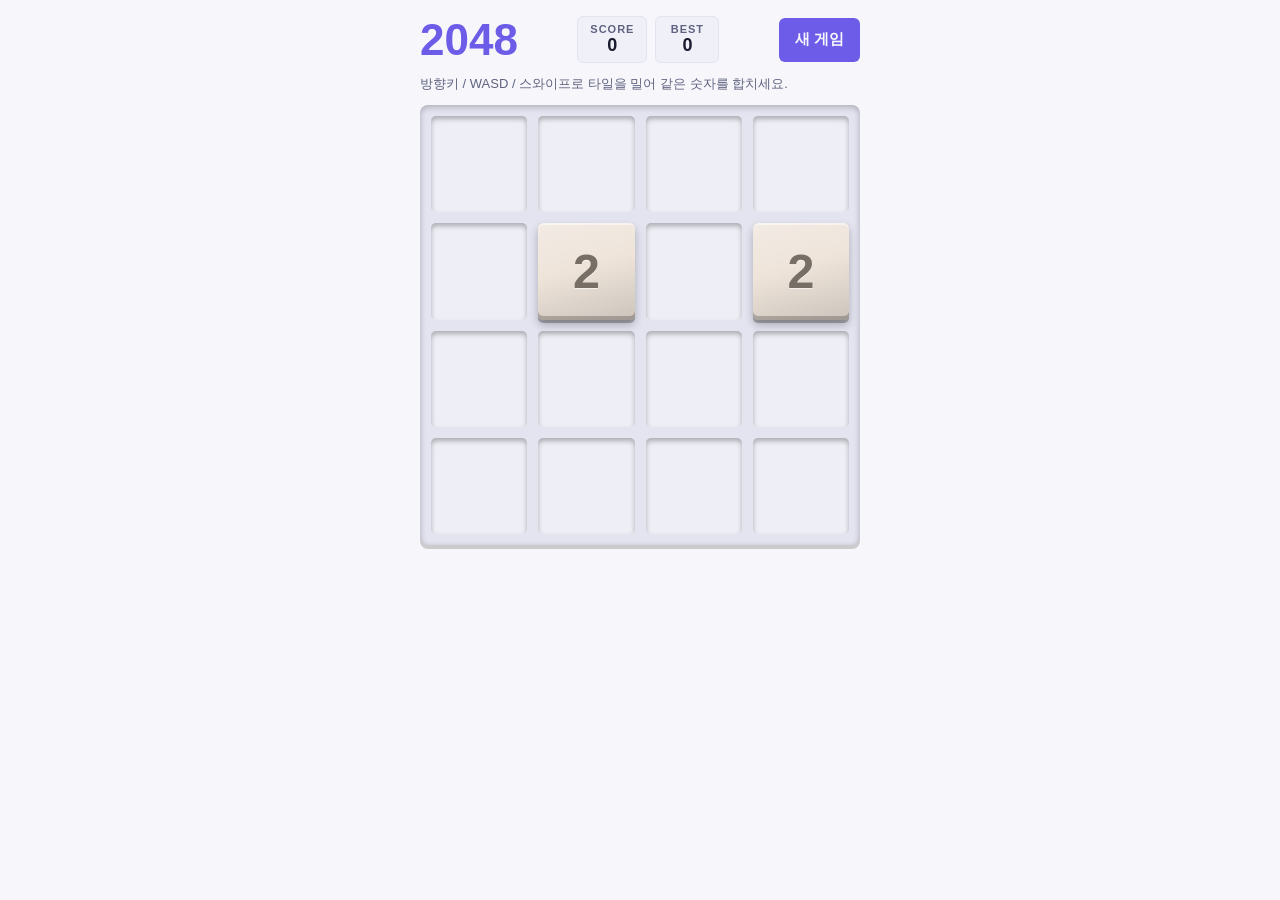
<file: apps/2048/index.html>
<!DOCTYPE html>
<html lang="ko">
<head>
<meta charset="UTF-8">
<meta name="viewport" content="width=device-width, initial-scale=1, viewport-fit=cover">
<title>2048</title>
<script>
  // 블로그와 같은 방식으로 테마를 정한다 (첫 페인트 전에 적용)
  (function () {
    function pick() {
      var t = null;
      try { t = localStorage.getItem('theme'); } catch (e) {}
      if (t !== 'light' && t !== 'dark') {
        t = window.matchMedia('(prefers-color-scheme: dark)').matches ? 'dark' : 'light';
      }
      return t;
    }
    document.documentElement.dataset.theme = pick();
    // 블로그(iframe 부모)에서 테마를 바꾸면 따라간다
    window.addEventListener('storage', function (e) {
      if (e.key === 'theme' || e.key === null) document.documentElement.dataset.theme = pick();
    });
  })();
</script>
<link rel="stylesheet" href="../../css/style.css">
<link rel="stylesheet" href="./style.css">
</head>
<body>
<main class="game">
  <header class="top">
    <h1>2048</h1>
    <div class="scores" aria-live="polite">
      <div class="score-box"><span class="label">SCORE</span><span id="score">0</span></div>
      <div class="score-box"><span class="label">BEST</span><span id="best">0</span></div>
    </div>
    <button id="new-game" class="btn" type="button">새 게임</button>
  </header>
  <p class="hint">방향키 / WASD / 스와이프로 타일을 밀어 같은 숫자를 합치세요.</p>
  <div class="board-wrap">
    <div id="board" class="board" role="grid" aria-label="2048 게임 보드">
      <div class="grid-bg" aria-hidden="true"></div>
      <div id="tiles" class="tiles"></div>
    </div>
    <div id="overlay" class="overlay" hidden>
      <p id="overlay-msg" class="overlay-msg"></p>
      <div class="overlay-actions">
        <button id="keep-going" class="btn" type="button" hidden>계속하기</button>
        <button id="overlay-new" class="btn" type="button">새 게임</button>
      </div>
    </div>
  </div>
</main>
<script src="./script.js"></script>
</body>
</html>
</file>
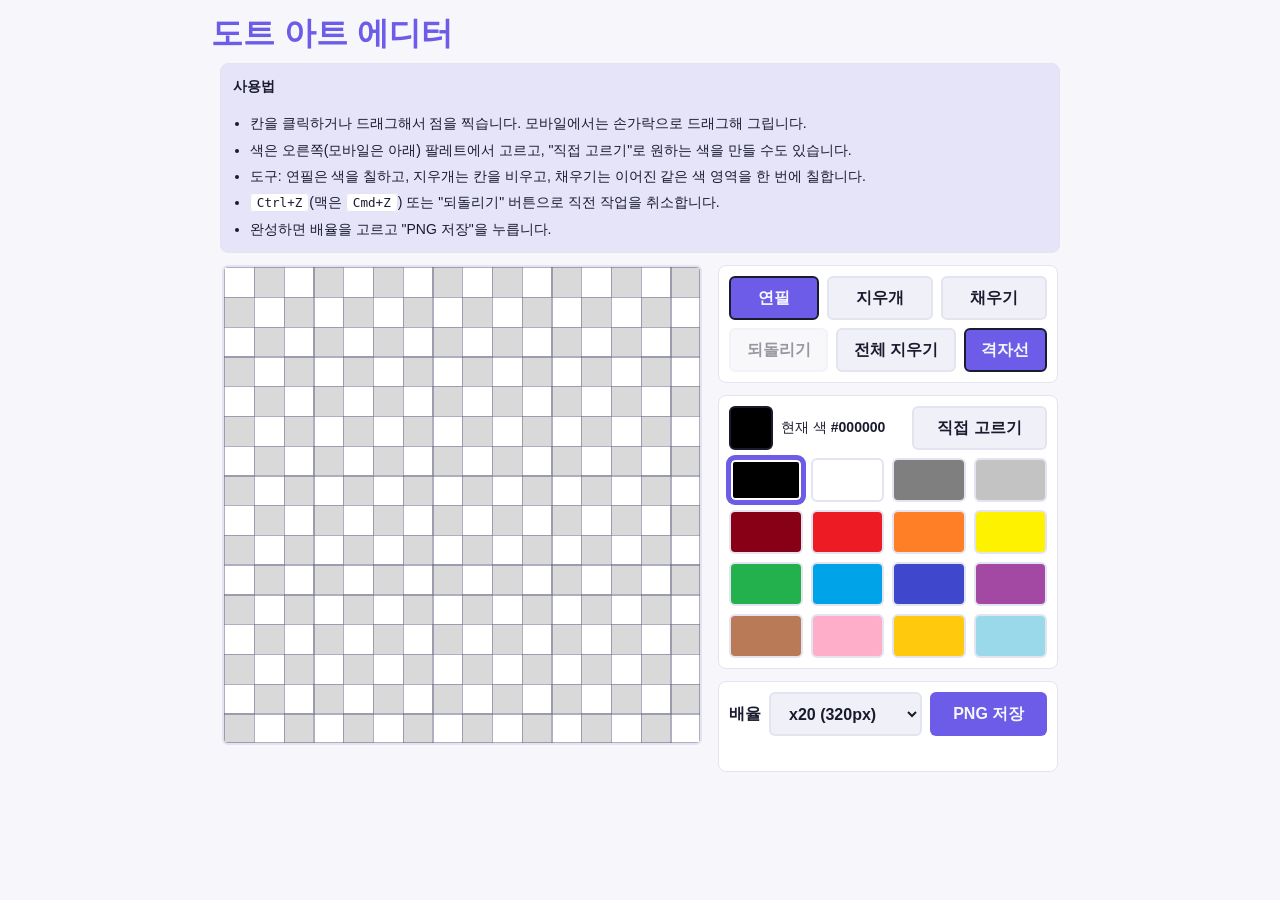
<file: apps/pixel-editor/index.html>
<!DOCTYPE html>
<html lang="ko">
<head>
<meta charset="UTF-8">
<meta name="viewport" content="width=device-width, initial-scale=1, viewport-fit=cover">
<title>도트 아트 에디터</title>
<script>
  // 블로그와 같은 방식으로 테마를 정한다 (첫 페인트 전에 적용)
  (function () {
    function pick() {
      var t = null;
      try { t = localStorage.getItem('theme'); } catch (e) {}
      if (t !== 'light' && t !== 'dark') {
        t = window.matchMedia('(prefers-color-scheme: dark)').matches ? 'dark' : 'light';
      }
      return t;
    }
    document.documentElement.dataset.theme = pick();
    // 블로그(iframe 부모)에서 테마를 바꾸면 따라간다
    window.addEventListener('storage', function (e) {
      if (e.key === 'theme' || e.key === null) document.documentElement.dataset.theme = pick();
    });
  })();
</script>
<link rel="stylesheet" href="../../css/style.css">
<link rel="stylesheet" href="./style.css">
</head>
<body>
<main class="app">
  <h1>도트 아트 에디터</h1>
  <details class="help" open>
    <summary>사용법</summary>
    <ul>
      <li>칸을 클릭하거나 드래그해서 점을 찍습니다. 모바일에서는 손가락으로 드래그해 그립니다.</li>
      <li>색은 오른쪽(모바일은 아래) 팔레트에서 고르고, "직접 고르기"로 원하는 색을 만들 수도 있습니다.</li>
      <li>도구: 연필은 색을 칠하고, 지우개는 칸을 비우고, 채우기는 이어진 같은 색 영역을 한 번에 칠합니다.</li>
      <li><kbd>Ctrl+Z</kbd>(맥은 <kbd>Cmd+Z</kbd>) 또는 "되돌리기" 버튼으로 직전 작업을 취소합니다.</li>
      <li>완성하면 배율을 고르고 "PNG 저장"을 누릅니다.</li>
    </ul>
  </details>
  <div class="layout">
    <div class="canvas-wrap">
      <canvas id="canvas" width="320" height="320" role="img" aria-label="16x16 도트 아트 캔버스. 포인터로 칸을 칠할 수 있습니다."></canvas>
    </div>
    <div class="panel">
      <section class="group" aria-label="도구">
        <div class="tools">
          <button id="tool-pencil" class="btn tool" type="button" data-tool="pencil" aria-label="연필" aria-pressed="true">연필</button>
          <button id="tool-eraser" class="btn tool" type="button" data-tool="eraser" aria-label="지우개" aria-pressed="false">지우개</button>
          <button id="tool-fill" class="btn tool" type="button" data-tool="fill" aria-label="채우기" aria-pressed="false">채우기</button>
        </div>
        <div class="tools">
          <button id="undo" class="btn" type="button" aria-label="되돌리기" disabled>되돌리기</button>
          <button id="clear" class="btn" type="button" aria-label="전체 지우기">전체 지우기</button>
          <button id="grid-toggle" class="btn" type="button" aria-label="격자선" aria-pressed="true">격자선</button>
        </div>
      </section>

      <section class="group" aria-label="색">
        <div class="current">
          <span class="swatch" id="current-swatch" aria-hidden="true"></span>
          <span class="current-label">현재 색 <b id="current-hex">#000000</b></span>
          <label class="picker btn" for="color-input">
            직접 고르기
            <input id="color-input" type="color" value="#000000" aria-label="직접 색 고르기">
          </label>
        </div>
        <div id="palette" class="palette" role="radiogroup" aria-label="색 팔레트"></div>
      </section>

      <section class="group" aria-label="저장">
        <div class="save">
          <label class="scale-label">배율
            <select id="scale" class="btn" aria-label="저장 배율">
              <option value="1">x1 (16px)</option>
              <option value="10">x10 (160px)</option>
              <option value="20" selected>x20 (320px)</option>
            </select>
          </label>
          <button id="save" class="btn primary" type="button" aria-label="PNG로 저장">PNG 저장</button>
        </div>
        <p id="status" class="status" aria-live="polite"></p>
      </section>
    </div>
  </div>
</main>
<script src="./script.js"></script>
</body>
</html>
</file>
<file: css/style.css>
:root {
  --bg: #f7f7fb;
  --surface: #ffffff;
  --surface-2: #f0f0f8;
  --text: #1a1b2e;
  --text-muted: #5f6280;
  --border: #e3e4f0;
  --accent: #6c5ce7;
  --accent-2: #ec4899;
  --accent-soft: rgba(108, 92, 231, 0.12);
  --code-bg: #14152a;
  --code-text: #e8e9ff;
  --inline-code-bg: rgba(108, 92, 231, 0.1);
  --shadow: 0 1px 2px rgba(26, 27, 46, 0.06), 0 8px 24px rgba(26, 27, 46, 0.06);
  --shadow-hover: 0 4px 8px rgba(108, 92, 231, 0.12), 0 20px 40px rgba(108, 92, 231, 0.18);
  --radius: 18px;
  --radius-sm: 10px;
  --font: 'Pretendard Variable', Pretendard, -apple-system, BlinkMacSystemFont, 'Segoe UI', 'Noto Sans KR', sans-serif;
  --mono: ui-monospace, 'Cascadia Code', 'D2Coding', Consolas, monospace;
  --header-h: 64px;
  color-scheme: light;
}

[data-theme='dark'] {
  --bg: #0d0f1a;
  --surface: #161829;
  --surface-2: #1d2036;
  --text: #ecedff;
  --text-muted: #a0a4c8;
  --border: #2a2d4a;
  --accent: #a29bfe;
  --accent-2: #f472b6;
  --accent-soft: rgba(162, 155, 254, 0.16);
  --code-bg: #0a0b16;
  --code-text: #e8e9ff;
  --inline-code-bg: rgba(162, 155, 254, 0.16);
  --shadow: 0 1px 2px rgba(0, 0, 0, 0.4), 0 8px 24px rgba(0, 0, 0, 0.3);
  --shadow-hover: 0 4px 8px rgba(0, 0, 0, 0.4), 0 20px 40px rgba(162, 155, 254, 0.18);
  color-scheme: dark;
}

*, *::before, *::after { box-sizing: border-box; }

html { -webkit-text-size-adjust: 100%; }

body {
  margin: 0;
  background: var(--bg);
  color: var(--text);
  font-family: var(--font);
  line-height: 1.7;
  transition: background-color 0.3s, color 0.3s;
  min-height: 100vh;
  display: flex;
  flex-direction: column;
  overflow-x: hidden;
}

a { color: var(--accent); }
img { max-width: 100%; height: auto; }
button { font: inherit; color: inherit; }

:focus-visible {
  outline: 3px solid var(--accent);
  outline-offset: 2px;
  border-radius: 6px;
}

.container {
  width: 100%;
  max-width: 1100px;
  margin: 0 auto;
  padding: 0 20px;
}

main.container { flex: 1; padding-bottom: 64px; outline: none; }

/* 읽기 진행바 */
.progress {
  position: fixed;
  inset: 0 0 auto 0;
  height: 3px;
  background: linear-gradient(90deg, var(--accent), var(--accent-2));
  transform: scaleX(0);
  transform-origin: left;
  z-index: 30;
}

/* 헤더 */
.site-header {
  position: sticky;
  top: 0;
  z-index: 20;
  height: var(--header-h);
  background: color-mix(in srgb, var(--bg) 80%, transparent);
  backdrop-filter: blur(14px);
  -webkit-backdrop-filter: blur(14px);
  border-bottom: 1px solid var(--border);
}

.site-header__inner {
  height: 100%;
  display: flex;
  align-items: center;
  justify-content: space-between;
}

.brand {
  display: inline-flex;
  align-items: center;
  gap: 10px;
  text-decoration: none;
  color: var(--text);
  font-weight: 800;
  font-size: 1.2rem;
  letter-spacing: -0.02em;
  min-height: 44px;
}

.brand__mark {
  display: grid;
  place-items: center;
  width: 32px;
  height: 32px;
  border-radius: 10px;
  color: #fff;
  font-size: 1rem;
  background: linear-gradient(135deg, var(--accent), var(--accent-2));
}

.theme-toggle {
  width: 44px;
  height: 44px;
  display: grid;
  place-items: center;
  border: 1px solid var(--border);
  background: var(--surface);
  border-radius: 50%;
  cursor: pointer;
  transition: transform 0.25s, border-color 0.2s;
}

.theme-toggle:hover { transform: rotate(18deg) scale(1.06); border-color: var(--accent); }

.icon--moon { display: none; }
[data-theme='dark'] .icon--sun { display: none; }
[data-theme='dark'] .icon--moon { display: block; }

/* 히어로 */
.hero {
  position: relative;
  margin: 28px 0 32px;
  padding: 56px 24px;
  border-radius: 28px;
  text-align: center;
  overflow: hidden;
  background: var(--surface);
  border: 1px solid var(--border);
  isolation: isolate;
}

.hero::before,
.hero::after {
  content: '';
  position: absolute;
  z-index: -1;
  width: 360px;
  height: 360px;
  border-radius: 50%;
  filter: blur(70px);
  opacity: 0.45;
  animation: float 14s ease-in-out infinite alternate;
}

.hero::before { background: var(--accent); top: -140px; left: -80px; }
.hero::after { background: var(--accent-2); bottom: -160px; right: -80px; animation-delay: -7s; }

@keyframes float {
  to { transform: translate(60px, 40px) scale(1.15); }
}

.hero__eyebrow {
  margin: 0 0 12px;
  font-size: 0.8rem;
  font-weight: 700;
  letter-spacing: 0.18em;
  text-transform: uppercase;
  color: var(--accent);
}

.hero__title {
  margin: 0;
  font-size: clamp(2rem, 7vw, 3.6rem);
  line-height: 1.2;
  letter-spacing: -0.03em;
  font-weight: 800;
}

/* 다크모드에서 흰색으로 보이던 제목 글자를 노란색으로 */
[data-theme='dark'] .hero__title { color: #ffd43b; }

.gradient-text {
  background: linear-gradient(90deg, var(--accent), var(--accent-2), var(--accent));
  background-size: 200% auto;
  -webkit-background-clip: text;
  background-clip: text;
  -webkit-text-fill-color: transparent;
  animation: shine 6s linear infinite, blink 1.6s ease-in-out infinite;
}

@keyframes shine { to { background-position: 200% center; } }

@keyframes blink {
  0%, 100% { opacity: 1; }
  50% { opacity: 0.25; }
}

.hero__lead {
  margin: 16px auto 0;
  max-width: 34em;
  color: var(--text-muted);
  font-size: clamp(1rem, 2.6vw, 1.15rem);
}

.hero__lead code { font-family: var(--mono); background: var(--inline-code-bg); padding: 2px 8px; border-radius: 6px; }

/* 검색 · 태그 필터 */
.toolbar { display: flex; flex-direction: column; gap: 14px; margin-bottom: 24px; }

.search {
  width: 100%;
  min-height: 48px;
  padding: 0 18px;
  font: inherit;
  color: var(--text);
  background: var(--surface);
  border: 1px solid var(--border);
  border-radius: 999px;
  transition: border-color 0.2s, box-shadow 0.2s;
}

.search:focus { outline: none; border-color: var(--accent); box-shadow: 0 0 0 4px var(--accent-soft); }

.chips { display: flex; flex-wrap: wrap; gap: 8px; }

.chip {
  min-height: 44px;
  padding: 0 18px;
  border: 1px solid var(--border);
  background: var(--surface);
  border-radius: 999px;
  cursor: pointer;
  font-size: 0.92rem;
  transition: all 0.2s;
}

.chip:hover { border-color: var(--accent); color: var(--accent); }

.chip[aria-pressed='true'] {
  color: #fff;
  border-color: transparent;
  background: linear-gradient(135deg, var(--accent), var(--accent-2));
}

/* 글 카드 */
.grid { display: grid; gap: 22px; grid-template-columns: 1fr; }

.post-card {
  display: flex;
  flex-direction: column;
  overflow: hidden;
  text-decoration: none;
  color: inherit;
  background: var(--surface);
  border: 1px solid var(--border);
  border-radius: var(--radius);
  box-shadow: var(--shadow);
  transition: transform 0.3s cubic-bezier(0.2, 0.8, 0.2, 1), box-shadow 0.3s;
}

.grid .post-card { animation: blink 2.4s ease-in-out infinite; }

/* 읽거나 누르려 할 때는 깜빡임을 멈춘다 */
.grid .post-card:hover,
.grid .post-card:focus-visible { animation: none; }

.post-card:hover { transform: translateY(-6px); box-shadow: var(--shadow-hover); }

.post-card__cover {
  display: grid;
  place-items: center;
  height: 140px;
  font-size: 3.4rem;
  transition: transform 0.4s;
}

.post-card:hover .post-card__cover { transform: scale(1.04); }
.post-card__cover { overflow: hidden; }

.post-card__body { display: flex; flex-direction: column; flex: 1; padding: 20px 22px 22px; }

.post-card__tags { display: flex; flex-wrap: wrap; gap: 6px; }

.tag {
  padding: 2px 10px;
  font-size: 0.78rem;
  font-weight: 600;
  color: var(--accent);
  background: var(--accent-soft);
  border-radius: 999px;
}

.post-card__title { margin: 12px 0 8px; font-size: 1.25rem; line-height: 1.4; letter-spacing: -0.02em; }

.post-card__summary {
  flex: 1;
  margin: 0 0 16px;
  color: var(--text-muted);
  font-size: 0.95rem;
  display: -webkit-box;
  -webkit-line-clamp: 3;
  line-clamp: 3;
  -webkit-box-orient: vertical;
  overflow: hidden;
}

.post-card__date { font-size: 0.85rem; color: var(--text-muted); }

.empty { grid-column: 1 / -1; text-align: center; color: var(--text-muted); padding: 40px 0; }

/* 글 상세 */
.post { max-width: 720px; margin: 0 auto; padding-top: 28px; }

.back {
  display: inline-flex;
  align-items: center;
  min-height: 44px;
  text-decoration: none;
  font-weight: 600;
}

.back:hover { text-decoration: underline; }

.post__header { margin: 8px 0 32px; padding-bottom: 28px; border-bottom: 1px solid var(--border); }

.post__title {
  margin: 14px 0 12px;
  font-size: clamp(1.8rem, 5.5vw, 2.7rem);
  line-height: 1.25;
  letter-spacing: -0.03em;
  font-weight: 800;
  word-break: keep-all;
}

.post__meta { margin: 0; color: var(--text-muted); font-size: 0.92rem; }

.prose { font-size: 1.05rem; overflow-wrap: break-word; }
.prose > :first-child { margin-top: 0; }

.prose h1, .prose h2, .prose h3, .prose h4 {
  line-height: 1.35;
  letter-spacing: -0.02em;
  margin: 2.2em 0 0.7em;
  scroll-margin-top: calc(var(--header-h) + 16px);
}

.prose h2 { font-size: 1.6rem; padding-bottom: 0.3em; border-bottom: 2px solid var(--accent-soft); }
.prose h3 { font-size: 1.3rem; }
.prose p { margin: 1em 0; }
.prose ul, .prose ol { padding-left: 1.5em; margin: 1em 0; }
.prose li { margin: 0.3em 0; }
.prose li > ul, .prose li > ol { margin: 0.3em 0; }
.prose li.task { list-style: none; margin-left: -1.2em; }
.prose li.task input { margin-right: 6px; accent-color: var(--accent); }

.prose a { text-underline-offset: 3px; text-decoration-thickness: 1px; }
.prose a:hover { text-decoration-thickness: 2px; }

.prose img { border-radius: var(--radius-sm); display: block; margin: 1.5em auto; }

.prose hr {
  border: 0;
  height: 3px;
  margin: 2.5em auto;
  width: 80px;
  border-radius: 3px;
  background: linear-gradient(90deg, var(--accent), var(--accent-2));
}

.prose blockquote {
  margin: 1.5em 0;
  padding: 4px 20px;
  color: var(--text-muted);
  background: var(--accent-soft);
  border-left: 4px solid var(--accent);
  border-radius: 0 var(--radius-sm) var(--radius-sm) 0;
}

.prose :not(pre) > code {
  font-family: var(--mono);
  font-size: 0.88em;
  padding: 0.15em 0.45em;
  color: var(--accent);
  background: var(--inline-code-bg);
  border-radius: 6px;
  word-break: break-word;
}

.prose pre {
  position: relative;
  margin: 1.5em 0;
  padding: 20px;
  overflow-x: auto;
  background: var(--code-bg);
  color: var(--code-text);
  border: 1px solid var(--border);
  border-radius: var(--radius-sm);
  font-size: 0.9rem;
  line-height: 1.6;
}

.prose pre[data-lang]::before {
  content: attr(data-lang);
  position: absolute;
  top: 8px;
  left: 14px;
  font-size: 0.7rem;
  letter-spacing: 0.08em;
  text-transform: uppercase;
  color: #8b8fb8;
}

.prose pre[data-lang] { padding-top: 34px; }
.prose pre code { font-family: var(--mono); background: none; padding: 0; color: inherit; }

.copy-btn {
  position: absolute;
  top: 6px;
  right: 8px;
  min-height: 32px;
  padding: 0 12px;
  font-size: 0.75rem;
  color: #c9cbf0;
  background: rgba(255, 255, 255, 0.08);
  border: 1px solid rgba(255, 255, 255, 0.14);
  border-radius: 8px;
  cursor: pointer;
}

.copy-btn:hover { background: rgba(255, 255, 255, 0.16); }

.table-wrap { overflow-x: auto; margin: 1.5em 0; border: 1px solid var(--border); border-radius: var(--radius-sm); }
.prose table { width: 100%; border-collapse: collapse; font-size: 0.95rem; }
.prose th, .prose td { padding: 10px 16px; text-align: left; border-bottom: 1px solid var(--border); white-space: nowrap; }
.prose th { background: var(--surface-2); font-weight: 700; }
.prose tr:last-child td { border-bottom: 0; }

/* 이전/다음 글 */
.pager { display: grid; gap: 14px; margin-top: 56px; grid-template-columns: 1fr; }

.pager__link {
  display: flex;
  flex-direction: column;
  gap: 4px;
  padding: 16px 20px;
  text-decoration: none;
  color: var(--text);
  background: var(--surface);
  border: 1px solid var(--border);
  border-radius: var(--radius-sm);
  transition: border-color 0.2s, transform 0.2s;
}

.pager__link:hover { border-color: var(--accent); transform: translateY(-2px); }
.pager__link span { font-size: 0.8rem; color: var(--text-muted); }

/* 헤더 메뉴 */
.site-nav { margin-left: auto; margin-right: 12px; }

.site-nav__link {
  display: inline-flex;
  align-items: center;
  min-height: 44px;
  padding: 0 16px;
  font-weight: 700;
  font-size: 0.95rem;
  text-decoration: none;
  color: var(--text);
  border-radius: 999px;
  transition: background-color 0.2s, color 0.2s;
}

.site-nav { display: flex; gap: 2px; }
.site-nav__link:hover,
.site-nav__link[aria-current='page'] { background: var(--accent-soft); color: var(--accent); }

.toolbar { scroll-margin-top: calc(var(--header-h) + 12px); }

/* 좁은 화면에서는 로고 글자를 숨기고 메뉴 간격을 줄인다 */
@media (max-width: 479px) {
  .brand__name { display: none; }
  .site-nav { margin-right: 4px; }
  .site-nav__link { padding: 0 10px; font-size: 0.85rem; }
}

/* 글쓰기 */
.write { padding-top: 28px; }
.write__title { margin: 8px 0 8px; font-size: clamp(1.8rem, 5.5vw, 2.4rem); letter-spacing: -0.03em; }
.write__lead { margin: 0 0 28px; color: var(--text-muted); }
.write__lead code, .write__help code { font-family: var(--mono); background: var(--inline-code-bg); padding: 2px 6px; border-radius: 6px; font-size: 0.9em; }

.write__layout { display: grid; gap: 24px; grid-template-columns: minmax(0, 1fr); }

.write__form { display: flex; flex-direction: column; gap: 16px; }

.field { display: flex; flex-direction: column; gap: 6px; font-size: 0.88rem; font-weight: 600; color: var(--text-muted); }
.field small { font-weight: 400; }
.field-row { display: grid; grid-template-columns: 1fr 96px; gap: 12px; }

.field input, .field textarea {
  width: 100%;
  min-height: 46px;
  padding: 10px 14px;
  font: inherit;
  font-weight: 400;
  color: var(--text);
  background: var(--surface);
  border: 1px solid var(--border);
  border-radius: var(--radius-sm);
  transition: border-color 0.2s, box-shadow 0.2s;
}

.field textarea { resize: vertical; font-family: var(--mono); font-size: 0.92rem; line-height: 1.6; }
.field input:focus, .field textarea:focus { outline: none; border-color: var(--accent); box-shadow: 0 0 0 4px var(--accent-soft); }

.write__preview {
  min-width: 0;
  padding: 20px 22px;
  background: var(--surface);
  border: 1px solid var(--border);
  border-radius: var(--radius);
}

.write__preview-title { margin: 0 0 12px; font-size: 0.8rem; letter-spacing: 0.14em; text-transform: uppercase; color: var(--accent); }
.write__placeholder { color: var(--text-muted); }

.write__actions { display: flex; flex-wrap: wrap; gap: 10px; margin-top: 24px; }

.btn {
  min-height: 46px;
  padding: 0 22px;
  font-weight: 700;
  color: var(--text);
  background: var(--surface);
  border: 1px solid var(--border);
  border-radius: 999px;
  cursor: pointer;
  transition: transform 0.2s, border-color 0.2s;
}

.btn:hover { transform: translateY(-2px); border-color: var(--accent); }
.btn--primary { color: #fff; border-color: transparent; background: linear-gradient(135deg, var(--accent), var(--accent-2)); }
.btn--ghost { background: transparent; color: var(--text-muted); }

.write__status { min-height: 1.7em; margin: 12px 0 0; color: var(--accent); font-weight: 600; }

.write__help { margin-top: 12px; color: var(--text-muted); }
.write__help summary { cursor: pointer; min-height: 44px; display: flex; align-items: center; font-weight: 600; }
.write__help pre { overflow-x: auto; padding: 14px 16px; background: var(--code-bg); color: var(--code-text); border-radius: var(--radius-sm); font-family: var(--mono); font-size: 0.85rem; }

@media (min-width: 900px) {
  .write__layout { grid-template-columns: minmax(0, 1fr) minmax(0, 1fr); align-items: start; }
  .write__preview { position: sticky; top: calc(var(--header-h) + 16px); max-height: calc(100vh - var(--header-h) - 48px); overflow-y: auto; }
}

/* 푸터 */
.site-footer { padding: 28px 0; border-top: 1px solid var(--border); color: var(--text-muted); font-size: 0.88rem; text-align: center; }

/* 태블릿 이상 */
@media (min-width: 720px) {
  .container { padding: 0 32px; }
  .hero { padding: 88px 40px; margin-top: 40px; }
  .toolbar { flex-direction: row; align-items: center; justify-content: space-between; }
  .search { max-width: 280px; }
  .grid { grid-template-columns: repeat(2, 1fr); }
  .pager { grid-template-columns: 1fr 1fr; }
  .pager__link:last-child { text-align: right; }
}

@media (min-width: 1100px) {
  .grid { grid-template-columns: repeat(3, 1fr); }
}

@media (prefers-reduced-motion: reduce) {
  *, *::before, *::after { animation: none !important; transition: none !important; }
}

/* 미니 웹앱 카드 */
.apps { margin: 0 0 40px; }
.apps__title { font-size: 1.3rem; margin: 0 0 16px; }
.app-card__preview { position: relative; aspect-ratio: 1 / 1; overflow: hidden; background: var(--surface, #eee); }
.app-card__preview iframe {
  position: absolute; top: 0; left: 0; width: 200%; height: 200%;
  border: 0; pointer-events: none; transform: scale(0.5); transform-origin: top left;
}
.grid .app-card { animation: none; }
</file>
<file: apps/2048/style.css>
/* 색은 블로그 css/style.css의 변수(--bg, --surface-2, --text, --accent 등)를 따른다.
   앱 고유의 비색상 변수만 여기서 정의한다. */
:root {
  --size: min(92vw, 440px);
  --gap: calc(var(--size) * 0.025);
}
* { box-sizing: border-box; }
html, body { margin: 0; }
body {
  display: block; /* 블로그 body의 flex 레이아웃 해제 */
  background: var(--bg);
  color: var(--text);
  font-family: var(--font);
  line-height: normal;
  min-height: 100vh;
  overflow-x: hidden;
}
.game {
  width: var(--size);
  margin: 0 auto;
  padding: 16px 0 24px;
}
.top {
  display: flex;
  flex-wrap: wrap;
  align-items: center;
  gap: 10px;
  justify-content: space-between;
}
h1 {
  margin: 0;
  font-size: 44px;
  color: var(--accent);
  line-height: 1;
}
.scores { display: flex; gap: 8px; }
.score-box {
  background: var(--surface-2);
  color: var(--text);
  border: 1px solid var(--border);
  border-radius: 6px;
  padding: 6px 12px;
  min-width: 64px;
  text-align: center;
  display: flex;
  flex-direction: column;
  font-weight: bold;
  font-size: 18px;
}
.score-box .label { font-size: 11px; color: var(--text-muted); letter-spacing: 1px; }
/* 블로그 .btn(둥근 알약, hover 이동)을 앱 스타일로 덮어쓴다 */
.btn {
  background: var(--accent);
  color: var(--bg);
  border: 0;
  border-radius: 6px;
  transform: none;
  min-height: 44px;
  min-width: 44px;
  padding: 0 16px;
  font-size: 15px;
  font-weight: bold;
  cursor: pointer;
}
.btn:hover { filter: brightness(1.1); transform: none; border-color: transparent; }
.btn:focus-visible { outline: 3px solid var(--text); outline-offset: 2px; }
.hint { font-size: 13px; margin: 12px 0; color: var(--text-muted); }

.board-wrap { position: relative; width: var(--size); height: var(--size); }
.board {
  position: relative;
  width: 100%;
  height: 100%;
  background: var(--border);
  border-radius: 8px;
  padding: var(--gap);
  box-shadow: inset 0 2px 6px rgba(0, 0, 0, 0.25), 0 4px 0 rgba(0, 0, 0, 0.18);
  touch-action: none;
  user-select: none;
  -webkit-user-select: none;
}
.grid-bg, .tiles {
  position: absolute;
  inset: var(--gap);
}
.grid-bg {
  display: grid;
  grid-template-columns: repeat(4, 1fr);
  grid-template-rows: repeat(4, 1fr);
  gap: var(--gap);
}
.grid-bg i { background: color-mix(in srgb, var(--bg) 55%, transparent); border-radius: 5px; box-shadow: inset 0 3px 5px rgba(0, 0, 0, 0.28), inset 0 -1px 0 rgba(255, 255, 255, 0.12); }
/* 타일 색(숫자별)은 게임 내용 자체인 데이터 색이라 블로그 변수 대신 고정값을 유지한다 */
.tile {
  position: absolute;
  width: calc((100% - 3 * var(--gap)) / 4);
  height: calc((100% - 3 * var(--gap)) / 4);
  display: flex;
  align-items: center;
  justify-content: center;
  border-radius: 5px;
  font-weight: bold;
  font-size: calc(var(--size) * 0.11);
  background-color: #3c3a32;
  background-image: linear-gradient(165deg, rgba(255, 255, 255, 0.28) 0%, rgba(255, 255, 255, 0) 45%, rgba(0, 0, 0, 0.14) 100%);
  color: #f9f6f2;
  box-shadow:
    inset 0 2px 0 rgba(255, 255, 255, 0.45),
    inset 0 -4px 0 rgba(0, 0, 0, 0.22),
    0 3px 0 rgba(0, 0, 0, 0.25),
    0 5px 8px rgba(0, 0, 0, 0.25);
  text-shadow: 0 1px 0 rgba(0, 0, 0, 0.18);
}
.tile.small { font-size: calc(var(--size) * 0.085); }
.tile.smaller { font-size: calc(var(--size) * 0.065); }
.tile[data-value="2"] { background-color: #eee4da; color: #776e65; text-shadow: 0 1px 0 rgba(255, 255, 255, 0.6); }
.tile[data-value="4"] { background-color: #ede0c8; color: #776e65; text-shadow: 0 1px 0 rgba(255, 255, 255, 0.6); }
.tile[data-value="8"] { background-color: #f2b179; }
.tile[data-value="16"] { background-color: #f59563; }
.tile[data-value="32"] { background-color: #f67c5f; }
.tile[data-value="64"] { background-color: #f65e3b; }
.tile[data-value="128"] { background-color: #edcf72; }
.tile[data-value="256"] { background-color: #edcc61; }
.tile[data-value="512"] { background-color: #edc850; }
.tile[data-value="1024"] { background-color: #edc53f; }
.tile[data-value="2048"] { background-color: #edc22e; box-shadow: inset 0 2px 0 rgba(255, 255, 255, 0.5), inset 0 -4px 0 rgba(0, 0, 0, 0.2), 0 3px 0 rgba(150, 110, 0, 0.5), 0 0 14px rgba(237, 194, 46, 0.7); }
.tile.new { animation: appear 120ms ease-out; }
.tile.merged { animation: pop 150ms ease-out; }
@keyframes appear { from { transform: scale(0); } to { transform: scale(1); } }
@keyframes pop { 0% { transform: scale(1.15); } 100% { transform: scale(1); } }

.overlay {
  position: absolute;
  inset: 0;
  background: color-mix(in srgb, var(--bg) 80%, transparent);
  border-radius: 8px;
  display: flex;
  flex-direction: column;
  align-items: center;
  justify-content: center;
  gap: 16px;
  z-index: 5;
}
.overlay[hidden] { display: none; }
.overlay-msg { margin: 0; font-size: 36px; font-weight: bold; }
.overlay-actions { display: flex; gap: 10px; }
.overlay-actions [hidden] { display: none; }

@media (max-width: 400px) {
  h1 { font-size: 36px; }
  .score-box { min-width: 56px; padding: 4px 8px; font-size: 16px; }
}
@media (prefers-reduced-motion: reduce) {
  .tile.new, .tile.merged { animation: none; }
}
</file>
<file: apps/pixel-editor/style.css>
/* 색은 블로그 css/style.css의 변수(--bg, --surface, --text, --border, --accent 등)를 따른다.
   앱 고유의 비색상 변수만 여기서 정의한다. */
:root {
  --canvas-size: min(92vw, 480px);
}
* { box-sizing: border-box; }
html, body { margin: 0; }
body {
  display: block; /* 블로그 body의 flex 레이아웃 해제 */
  background: var(--bg);
  color: var(--text);
  font-family: var(--font);
  line-height: normal;
  min-height: 100vh;
  overflow-x: hidden;
}
.app {
  width: 100%;
  max-width: 960px;
  margin: 0 auto;
  padding: 16px 4vw 24px;
}
h1 {
  margin: 0 0 12px;
  font-size: 32px;
  line-height: 1.1;
  color: var(--accent);
}
.layout {
  display: flex;
  flex-direction: column;
  gap: 16px;
  align-items: center;
}
.canvas-wrap { width: var(--canvas-size); }
#canvas {
  display: block;
  width: var(--canvas-size);
  height: var(--canvas-size);
  border: 2px solid var(--border);
  border-radius: 6px;
  image-rendering: pixelated;
  touch-action: none;
  cursor: crosshair;
  user-select: none;
  -webkit-user-select: none;
  background: var(--surface);
}
.panel {
  width: var(--canvas-size);
  display: flex;
  flex-direction: column;
  gap: 12px;
}
.group {
  background: var(--surface);
  border: 1px solid var(--border);
  border-radius: 8px;
  padding: 10px;
  display: flex;
  flex-direction: column;
  gap: 8px;
}
.tools { display: flex; flex-wrap: wrap; gap: 8px; }
.btn {
  min-height: 44px;
  min-width: 44px;
  padding: 8px 14px;
  border: 2px solid var(--border);
  border-radius: 6px;
  background: var(--surface-2);
  color: var(--text);
  transform: none; /* 블로그 .btn의 알약 모양/hover 이동을 덮어쓴다 */
  font: inherit;
  font-weight: bold;
  cursor: pointer;
  display: inline-flex;
  align-items: center;
  justify-content: center;
  flex: 1 1 auto;
}
.btn:hover:not(:disabled) { filter: brightness(1.08); transform: none; border-color: var(--accent); }
.btn:disabled { opacity: 0.45; cursor: not-allowed; }
.btn[aria-pressed="true"] {
  background: var(--accent);
  color: var(--bg);
  border-color: var(--text);
}
.btn.primary { background: var(--accent); color: var(--bg); border-color: transparent; }
select.btn option { color: var(--text); background: var(--surface); }
:focus-visible {
  outline: 3px solid var(--accent);
  outline-offset: 2px;
}
.current {
  display: flex;
  flex-wrap: wrap;
  align-items: center;
  gap: 8px;
}
.swatch {
  width: 44px;
  height: 44px;
  border-radius: 6px;
  border: 2px solid var(--text);
  background: var(--text); /* 실제 색은 JS가 인라인으로 지정 */
}
.current-label { flex: 1 1 auto; font-size: 14px; }
.picker { position: relative; overflow: hidden; }
.picker input[type="color"] {
  position: absolute;
  inset: 0;
  width: 100%;
  height: 100%;
  opacity: 0;
  cursor: pointer;
  border: 0;
  padding: 0;
}
.picker:focus-within {
  outline: 3px solid var(--accent);
  outline-offset: 2px;
}
.palette {
  display: grid;
  grid-template-columns: repeat(4, minmax(44px, 1fr));
  gap: 8px;
}
/* 블로그 .chip(알약 모양, padding, hover 색 변경)을 팔레트 칸 스타일로 덮어쓴다.
   칸의 배경색(16색 팔레트)은 JS가 지정하는 데이터 색이다. */
.chip {
  min-height: 44px;
  min-width: 44px;
  border-radius: 6px;
  border: 2px solid var(--border);
  cursor: pointer;
  padding: 0;
  transition: none;
}
.chip:hover { border-color: var(--accent); color: inherit; }
.chip[aria-checked="true"] {
  border-color: var(--accent);
  box-shadow: 0 0 0 3px var(--accent), inset 0 0 0 2px var(--surface);
}
.save { display: flex; flex-wrap: wrap; gap: 8px; align-items: center; }
.scale-label {
  display: flex;
  align-items: center;
  gap: 8px;
  font-weight: bold;
  flex: 1 1 auto;
}
.scale-label select { flex: 1 1 auto; }
.status { margin: 0; min-height: 1.2em; font-size: 14px; }

/* 사용법 안내 */
.help {
  width: var(--canvas-size);
  margin: 0 auto 12px;
  background: var(--accent-soft);
  border: 1px solid var(--border);
  border-radius: 8px;
  padding: 0 12px;
  font-size: 14px;
  line-height: 1.6;
  color: var(--text);
}
.help summary { min-height: 44px; display: flex; align-items: center; font-weight: bold; cursor: pointer; }
.help ul { margin: 0 0 12px; padding-left: 1.2em; }
.help li { margin: 4px 0; }
.help kbd { font-family: var(--mono); font-size: 0.9em; padding: 1px 6px; background: var(--surface); border: 1px solid var(--border); border-radius: 4px; }

@media (min-width: 760px) {
  .layout {
    flex-direction: row;
    align-items: flex-start;
    justify-content: center;
  }
  :root { --canvas-size: 480px; }
  .panel { width: 340px; }
  .help { width: 100%; max-width: 840px; }
}
@media (prefers-reduced-motion: reduce) {
  * { transition: none !important; animation: none !important; scroll-behavior: auto !important; }
}
</file>
